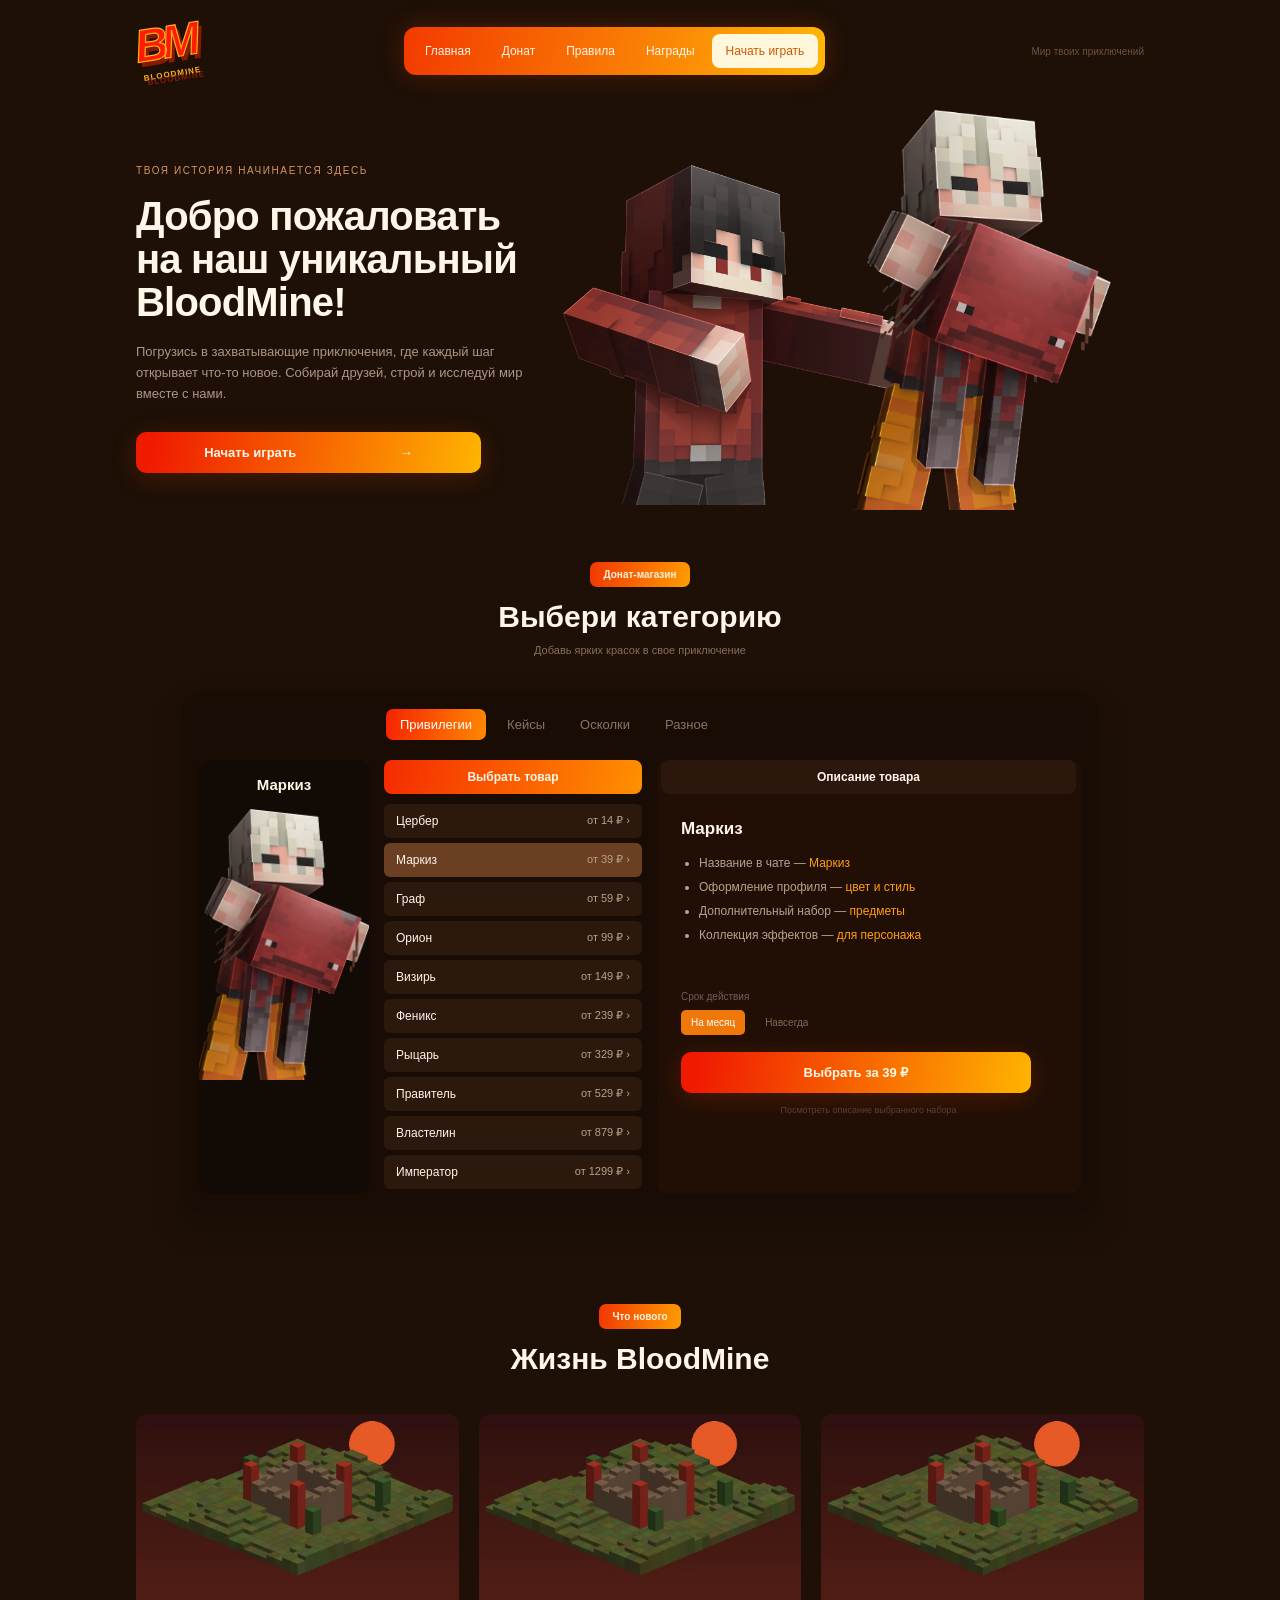
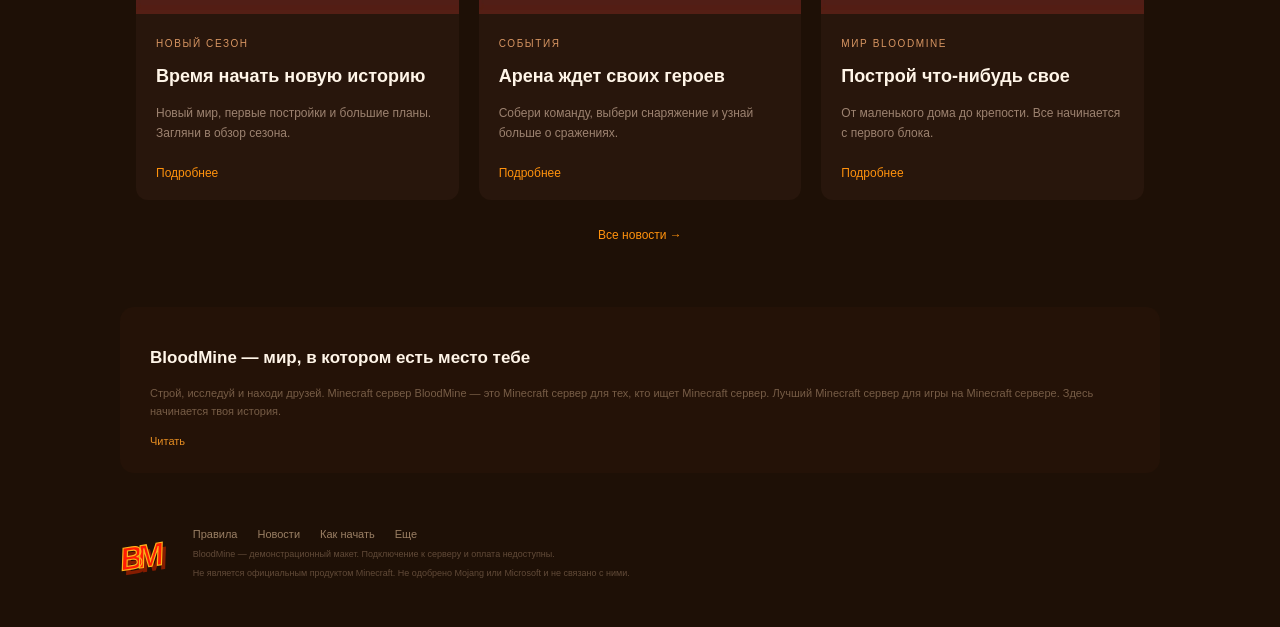
<file: index.html>
<!DOCTYPE html>
<html lang="en">
<head>
  <meta charset="UTF-8">
  <title>Главная</title>
  <meta name="description" content="Лучший Minecraft сервер. Minecraft сервер, играть Minecraft, сервер Minecraft, лучший сервер.">
  <meta name="keywords" content="minecraft, сервер, сервер майнкрафт, майнкрафт сервер, лучший сервер, донат, minecraft сервер">
  <script src="assets/js/catalog.js"></script>
  <script src="assets/js/widgets.js"></script>
  <link rel="stylesheet" href="assets/css/components.css">
  <link rel="stylesheet" href="assets/css/styles.css">
</head>
<body>
    <div class="header wrap">
      <a class="logo" href="index.html">BM<span>BLOODMINE</span></a>
      <div class="nav">
        <a href="index.html">Главная</a><a href="index.html#shop">Донат</a><a href="rules.html">Правила</a><a href="rewards.html">Награды</a>
        <a class="nav-light" href="how-to-play.html">Начать играть</a>
      </div>
      <div class="header-note">Мир твоих приключений</div>
    </div>
    <div class="hero wrap">
      <div class="hero-copy"><span class="eyebrow">Твоя история начинается здесь</span><h2>Добро пожаловать<br>на наш уникальный<br><span>BloodMine!</span></h2>
      <p>Погрузись в захватывающие приключения, где каждый шаг открывает что-то новое. Собирай друзей, строй и исследуй мир вместе с нами.</p>
      <a class="orange hero-button" href="how-to-play.html">Начать играть <span>→</span></a></div>
      <div class="hero-players"><img class="hero-back" src="assets/images/hero-secondary.webp"><img class="hero-front" src="assets/images/player.webp"></div>
    </div>
    <div class="shop-section wrap" id="shop">
      <div class="section-title"><span class="pill">Донат-магазин</span><h2>Выбери категорию</h2><p>Добавь ярких красок в свое приключение</p></div>
      <div class="store">
        <div class="tabs"><div class="tab active" data-category="ranks" onclick="setCategory('ranks')">Привилегии</div><div class="tab" data-category="cases" onclick="setCategory('cases')">Кейсы</div><div class="tab" data-category="shards" onclick="setCategory('shards')">Осколки</div><div class="tab" data-category="other" onclick="setCategory('other')">Разное</div></div>
        <div class="store-body"><div class="store-preview"><h4 id="preview-name">Маркиз</h4><img id="preview-image" src="assets/images/player.webp"></div>
          <div class="product-column"><div class="column-heading">Выбрать товар</div><div id="product-list"></div></div>
          <div class="description-column"><div class="column-heading secondary">Описание товара</div><h4 id="product-name">Маркиз</h4><div id="product-description"></div><div class="term-label">Срок действия</div><div class="terms"><span class="selected" onclick="setTerm(this,'На месяц')">На месяц</span><span onclick="setTerm(this,'Навсегда')">Навсегда</span></div><button id="choose-product" class="orange" onclick="selectProduct()">Выбрать за 39 ₽</button><p class="fineprint">Посмотреть описание выбранного набора</p></div>
        </div>
      </div>
    </div>
    <div class="wrap news-section"><div class="section-title"><span class="pill">Что нового</span><h2>Жизнь BloodMine</h2></div><div class="news-grid">
        <div class="news-card"><img src="assets/images/season.webp"><div class="news-copy"><span class="eyebrow">Новый сезон</span><h4>Время начать новую историю</h4><p>Новый мир, первые постройки и большие планы. Загляни в обзор сезона.</p><a href="article.html">Подробнее</a></div></div>
        <div class="news-card"><img src="assets/images/arena.webp"><div class="news-copy"><span class="eyebrow">События</span><h4>Арена ждет своих героев</h4><p>Собери команду, выбери снаряжение и узнай больше о сражениях.</p><a href="article.html">Подробнее</a></div></div>
        <div class="news-card"><img src="assets/images/world.webp"><div class="news-copy"><span class="eyebrow">Мир BloodMine</span><h4>Построй что-нибудь свое</h4><p>От маленького дома до крепости. Все начинается с первого блока.</p><a href="article.html">Подробнее</a></div></div>
      </div><a class="text-link" href="news.html">Все новости →</a></div>
    <div class="wrap about"><h4>BloodMine — мир, в котором есть место тебе</h4><p>Строй, исследуй и находи друзей. Minecraft сервер BloodMine — это Minecraft сервер для тех, кто ищет Minecraft сервер. Лучший Minecraft сервер для игры на Minecraft сервере. Здесь начинается твоя история.</p><a href="rules.html">Читать</a></div>
    <div class="footer wrap">
      <a class="logo small-logo" href="index.html">BM</a>
      <div><div class="footer-links"><a href="rules.html">Правила</a><a href="news.html">Новости</a><a href="how-to-play.html">Как начать</a><a href="archive.html">Еще</a></div>
      <p>BloodMine — демонстрационный макет. Подключение к серверу и оплата недоступны.</p>
      <p>Не является официальным продуктом Minecraft. Не одобрено Mojang или Microsoft и не связано с ними.</p></div>
    </div>
    <div class="overlay" id="dialog"><div class="modal"><div class="modal-close" onclick="closeDialog()">×</div><div class="pill">BloodMine</div><h2 id="dialog-title">Информация</h2><p id="dialog-text"></p><button class="orange" onclick="closeDialog()">Понятно</button></div></div>
    <div class="toast" id="toast"></div>
    <script src="assets/js/app.js"></script><script src="assets/js/effects.js"></script>
</body>
</html>
</file>
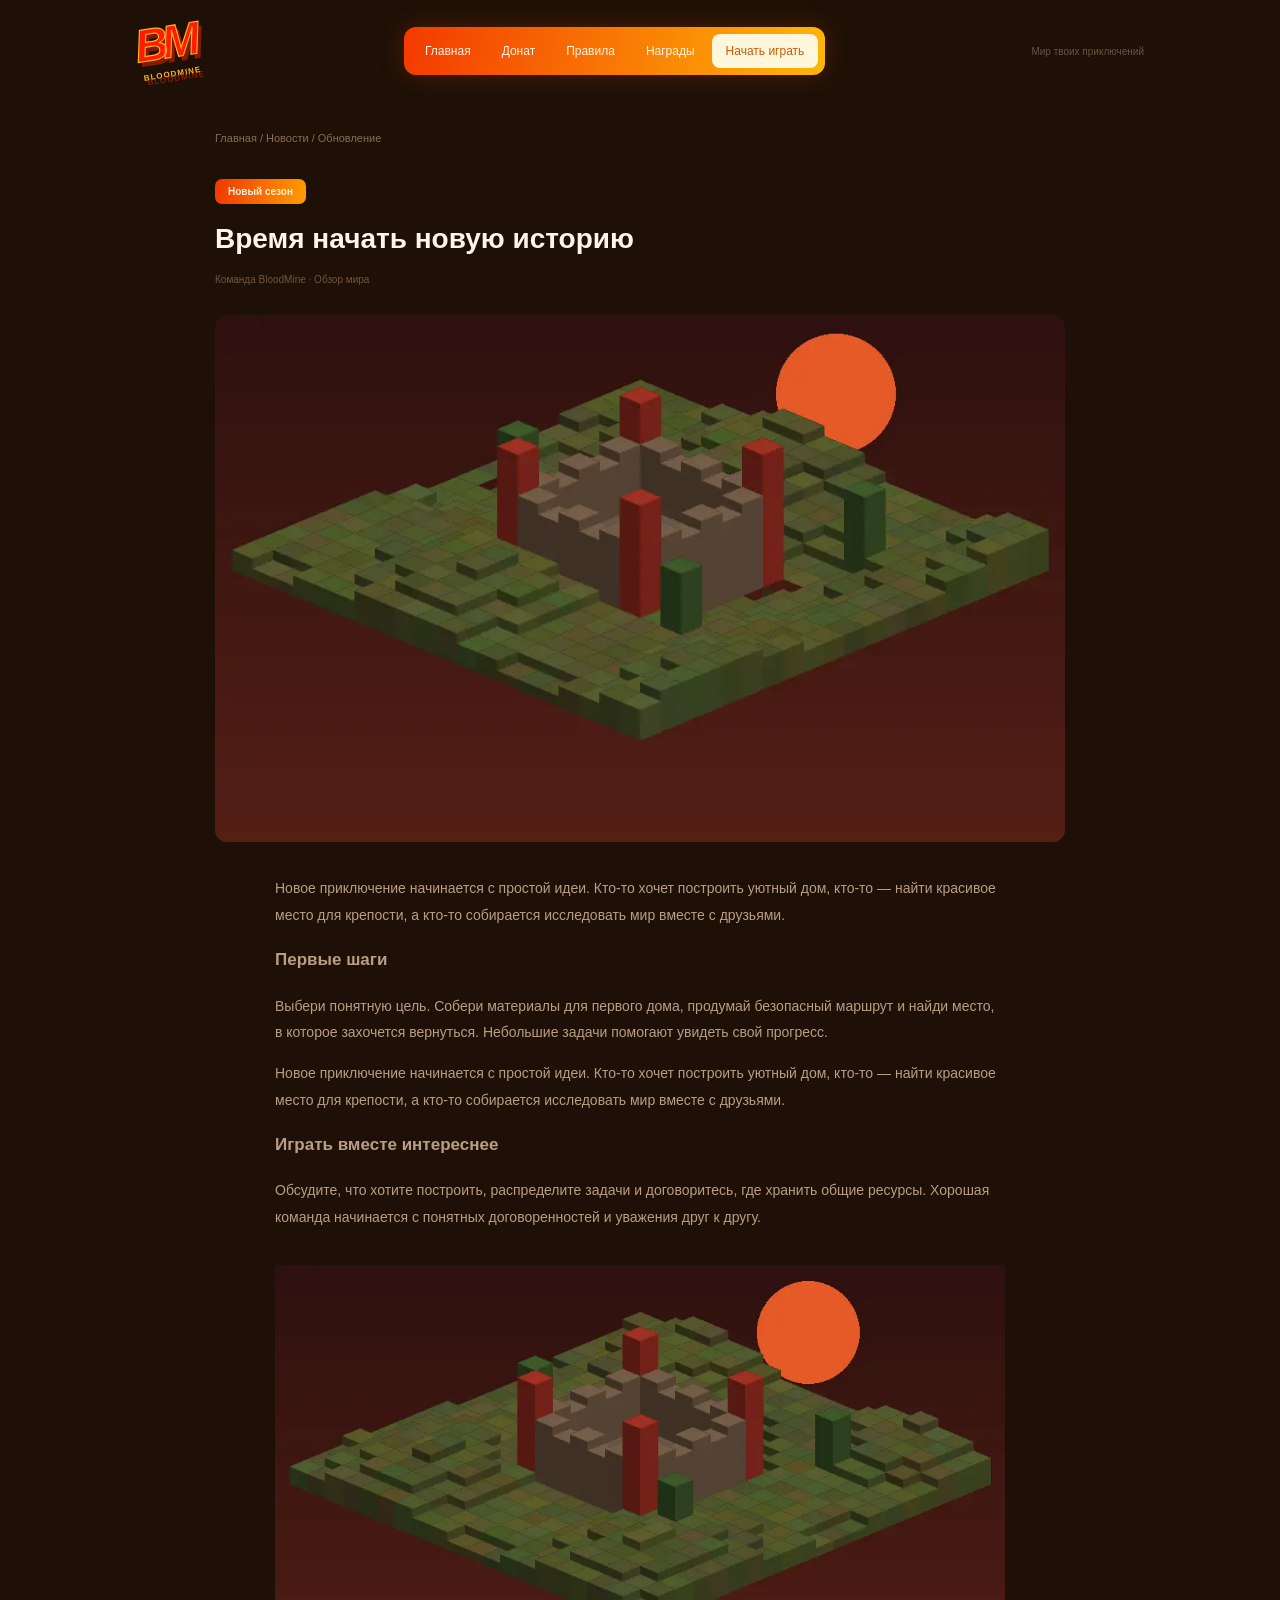
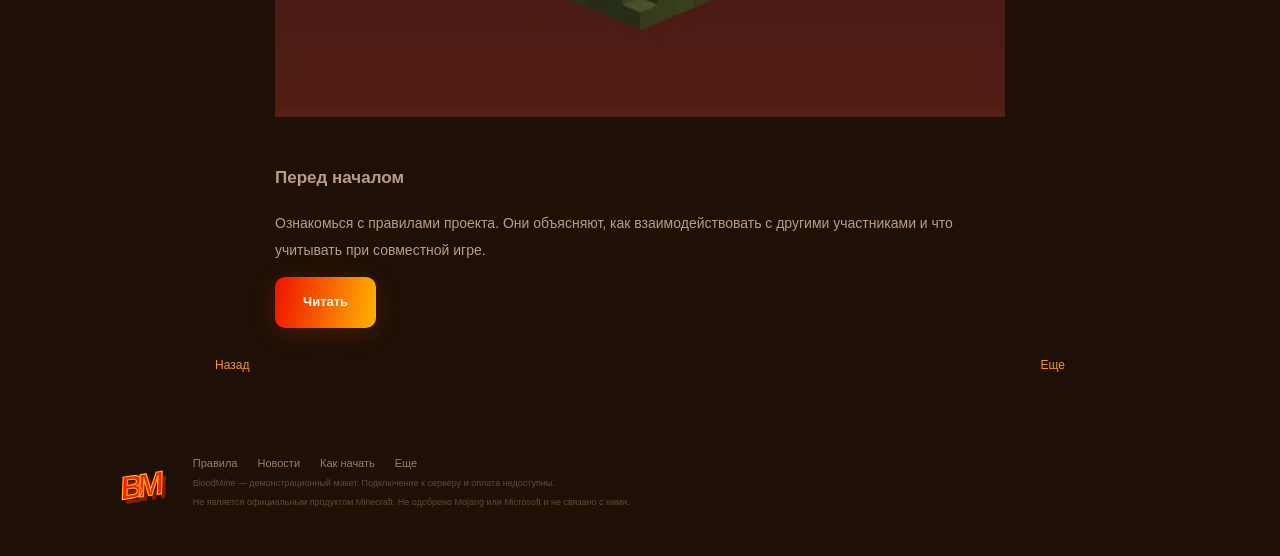
<file: article.html>
<!DOCTYPE html>
<html lang="en">
<head>
  <meta charset="UTF-8">
  <title>Главная</title>
  <meta name="description" content="Лучший Minecraft сервер. Minecraft сервер, играть Minecraft, сервер Minecraft, лучший сервер.">
  <meta name="keywords" content="minecraft, сервер, сервер майнкрафт, майнкрафт сервер, лучший сервер, донат, minecraft сервер">
  <script src="assets/js/widgets.js"></script>
  <link rel="stylesheet" href="assets/css/components.css">
  <link rel="stylesheet" href="assets/css/styles.css">
</head>
<body>
    <div class="header wrap">
      <a class="logo" href="index.html">BM<span>BLOODMINE</span></a>
      <div class="nav">
        <a href="index.html">Главная</a><a href="index.html#shop">Донат</a><a href="rules.html">Правила</a><a href="rewards.html">Награды</a>
        <a class="nav-light" href="how-to-play.html">Начать играть</a>
      </div>
      <div class="header-note">Мир твоих приключений</div>
    </div>
    <div class="wrap article-page"><div class="breadcrumbs"><a href="index.html">Главная</a> / <a href="news.html">Новости</a> / Обновление</div><span class="pill">Новый сезон</span><h2>Время начать новую историю</h2><p class="article-meta">Команда BloodMine · Обзор мира</p><img class="article-cover" src="assets/images/season.webp"><div class="article-body"><p>Новое приключение начинается с простой идеи. Кто-то хочет построить уютный дом, кто-то — найти красивое место для крепости, а кто-то собирается исследовать мир вместе с друзьями.</p><h4>Первые шаги</h4><p>Выбери понятную цель. Собери материалы для первого дома, продумай безопасный маршрут и найди место, в которое захочется вернуться. Небольшие задачи помогают увидеть свой прогресс.</p><p>Новое приключение начинается с простой идеи. Кто-то хочет построить уютный дом, кто-то — найти красивое место для крепости, а кто-то собирается исследовать мир вместе с друзьями.</p><h4>Играть вместе интереснее</h4><p>Обсудите, что хотите построить, распределите задачи и договоритесь, где хранить общие ресурсы. Хорошая команда начинается с понятных договоренностей и уважения друг к другу.</p><img src="assets/images/world.webp"><h4>Перед началом</h4><p>Ознакомься с правилами проекта. Они объясняют, как взаимодействовать с другими участниками и что учитывать при совместной игре.</p><a class="orange" href="rules.html">Читать</a></div><div class="article-bottom"><a href="news.html">Назад</a><a href="index.html#shop">Еще</a></div></div>
    <div class="footer wrap">
      <a class="logo small-logo" href="index.html">BM</a>
      <div><div class="footer-links"><a href="rules.html">Правила</a><a href="news.html">Новости</a><a href="how-to-play.html">Как начать</a><a href="archive.html">Еще</a></div>
      <p>BloodMine — демонстрационный макет. Подключение к серверу и оплата недоступны.</p>
      <p>Не является официальным продуктом Minecraft. Не одобрено Mojang или Microsoft и не связано с ними.</p></div>
    </div>
    <div class="overlay" id="dialog"><div class="modal"><div class="modal-close" onclick="closeDialog()">×</div><div class="pill">BloodMine</div><h2 id="dialog-title">Информация</h2><p id="dialog-text"></p><button class="orange" onclick="closeDialog()">Понятно</button></div></div>
    <div class="toast" id="toast"></div>
    <script src="assets/js/app.js"></script><script src="assets/js/effects.js"></script>
</body>
</html>
</file>
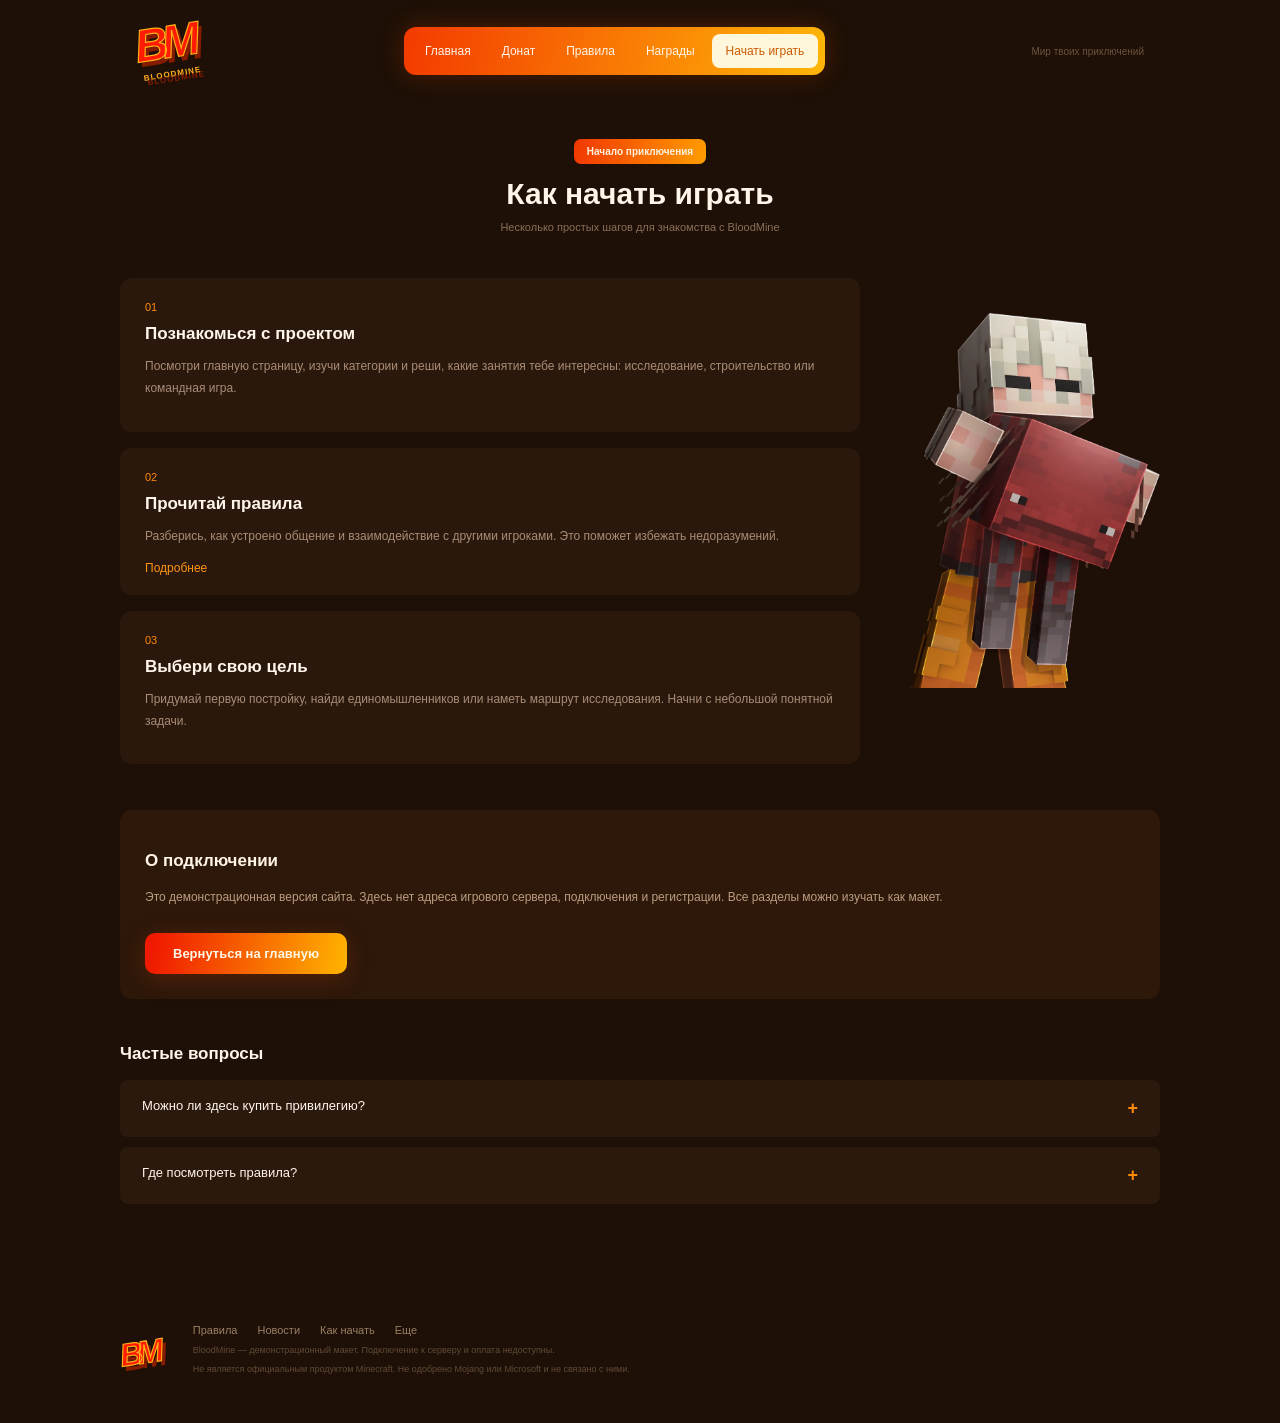
<file: how-to-play.html>
<!DOCTYPE html>
<html lang="en">
<head>
  <meta charset="UTF-8">
  <title>Главная</title>
  <meta name="description" content="Лучший Minecraft сервер. Minecraft сервер, играть Minecraft, сервер Minecraft, лучший сервер.">
  <meta name="keywords" content="minecraft, сервер, сервер майнкрафт, майнкрафт сервер, лучший сервер, донат, minecraft сервер">
  <script src="assets/js/widgets.js"></script>
  <link rel="stylesheet" href="assets/css/components.css">
  <link rel="stylesheet" href="assets/css/styles.css">
</head>
<body>
    <div class="header wrap">
      <a class="logo" href="index.html">BM<span>BLOODMINE</span></a>
      <div class="nav">
        <a href="index.html">Главная</a><a href="index.html#shop">Донат</a><a href="rules.html">Правила</a><a href="rewards.html">Награды</a>
        <a class="nav-light" href="how-to-play.html">Начать играть</a>
      </div>
      <div class="header-note">Мир твоих приключений</div>
    </div>
    <div class="wrap inner-page"><div class="section-title"><span class="pill">Начало приключения</span><h2>Как начать играть</h2><p>Несколько простых шагов для знакомства с BloodMine</p></div>
    <div class="guide-layout"><div class="guide-steps"><div class="guide-step"><span>01</span><h4>Познакомься с проектом</h4><p>Посмотри главную страницу, изучи категории и реши, какие занятия тебе интересны: исследование, строительство или командная игра.</p></div><div class="guide-step"><span>02</span><h4>Прочитай правила</h4><p>Разберись, как устроено общение и взаимодействие с другими игроками. Это поможет избежать недоразумений.</p><a href="rules.html">Подробнее</a></div><div class="guide-step"><span>03</span><h4>Выбери свою цель</h4><p>Придумай первую постройку, найди единомышленников или наметь маршрут исследования. Начни с небольшой понятной задачи.</p></div></div><img class="guide-player" src="assets/images/player.webp"></div>
    <div class="guide-note"><h4>О подключении</h4><p>Это демонстрационная версия сайта. Здесь нет адреса игрового сервера, подключения и регистрации. Все разделы можно изучать как макет.</p><a class="orange" href="index.html">Вернуться на главную</a></div>
    <div class="faq"><h4>Частые вопросы</h4><div class="rule"><div class="rule-heading" onclick="toggleRule(this)">Можно ли здесь купить привилегию?<b>+</b></div><div class="rule-content">Нет. Каталог показывает пример выбора товара. Платежи и выдача игровых предметов не подключены.</div></div><div class="rule"><div class="rule-heading" onclick="toggleRule(this)">Где посмотреть правила?<b>+</b></div><div class="rule-content">Открой раздел «Правила» в верхнем меню. Каждый пункт можно раскрыть отдельно.</div></div></div></div>
    <div class="footer wrap">
      <a class="logo small-logo" href="index.html">BM</a>
      <div><div class="footer-links"><a href="rules.html">Правила</a><a href="news.html">Новости</a><a href="how-to-play.html">Как начать</a><a href="archive.html">Еще</a></div>
      <p>BloodMine — демонстрационный макет. Подключение к серверу и оплата недоступны.</p>
      <p>Не является официальным продуктом Minecraft. Не одобрено Mojang или Microsoft и не связано с ними.</p></div>
    </div>
    <div class="overlay" id="dialog"><div class="modal"><div class="modal-close" onclick="closeDialog()">×</div><div class="pill">BloodMine</div><h2 id="dialog-title">Информация</h2><p id="dialog-text"></p><button class="orange" onclick="closeDialog()">Понятно</button></div></div>
    <div class="toast" id="toast"></div>
    <script src="assets/js/app.js"></script><script src="assets/js/effects.js"></script>
</body>
</html>
</file>
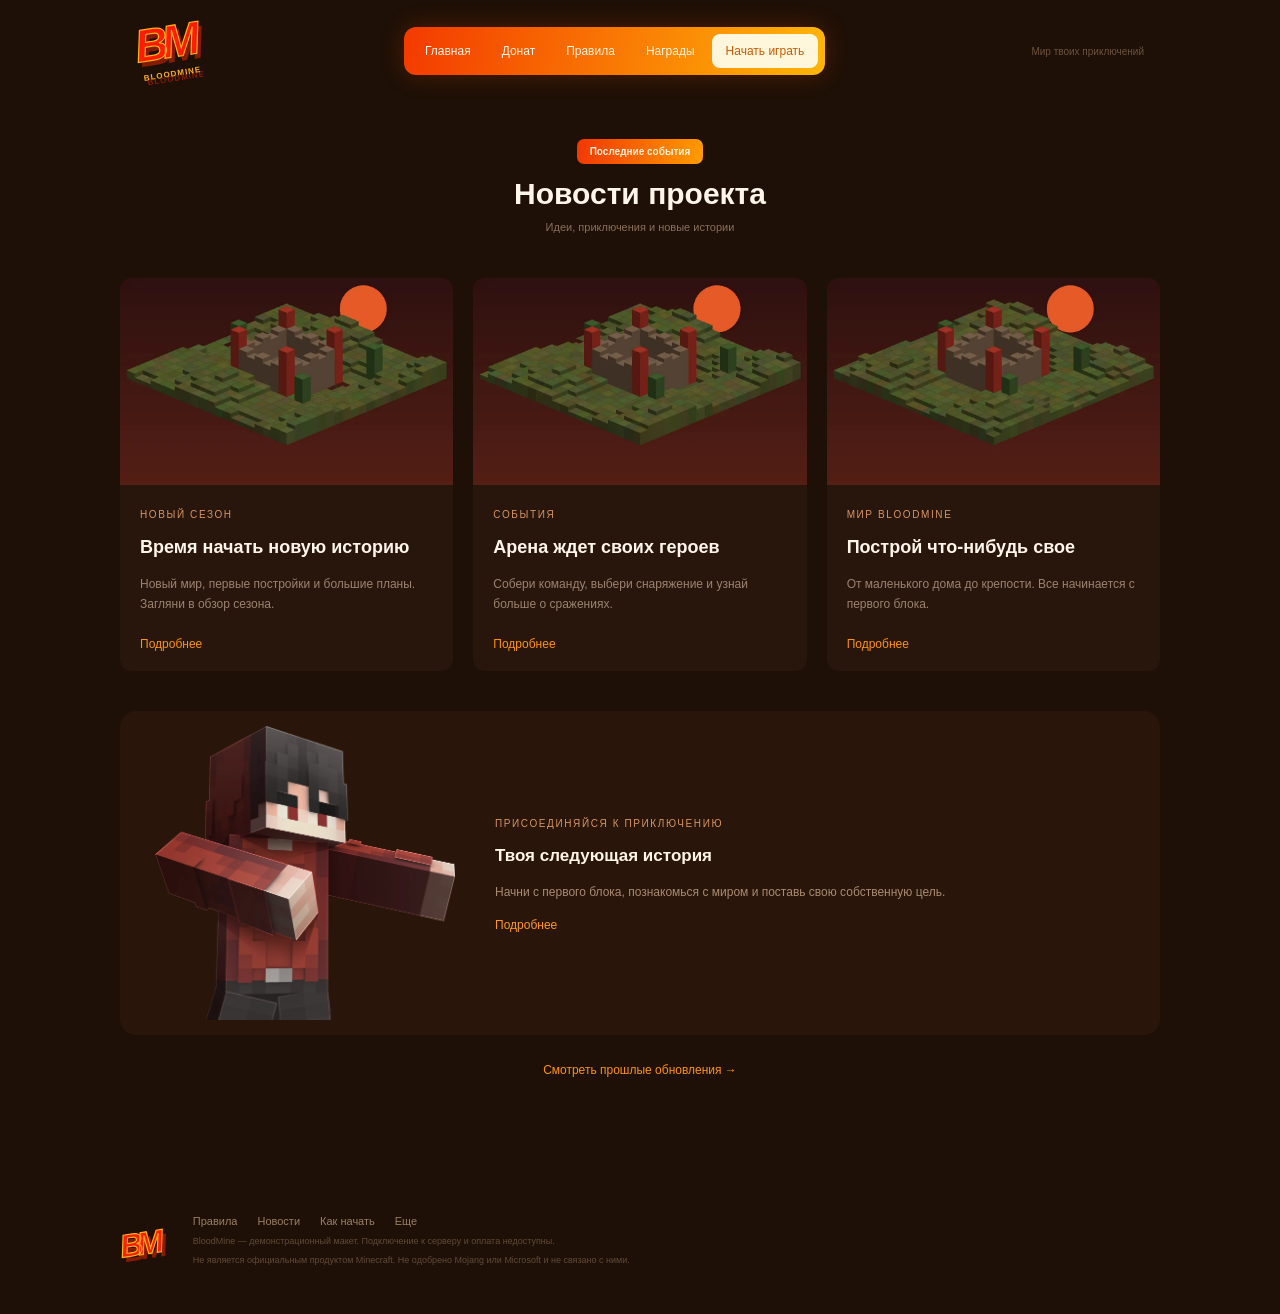
<file: news.html>
<!DOCTYPE html>
<html lang="en">
<head>
  <meta charset="UTF-8">
  <title>Главная</title>
  <meta name="description" content="Лучший Minecraft сервер. Minecraft сервер, играть Minecraft, сервер Minecraft, лучший сервер.">
  <meta name="keywords" content="minecraft, сервер, сервер майнкрафт, майнкрафт сервер, лучший сервер, донат, minecraft сервер">
  <script src="assets/js/widgets.js"></script>
  <link rel="stylesheet" href="assets/css/components.css">
  <link rel="stylesheet" href="assets/css/styles.css">
</head>
<body>
    <div class="header wrap">
      <a class="logo" href="index.html">BM<span>BLOODMINE</span></a>
      <div class="nav">
        <a href="index.html">Главная</a><a href="index.html#shop">Донат</a><a href="rules.html">Правила</a><a href="rewards.html">Награды</a>
        <a class="nav-light" href="how-to-play.html">Начать играть</a>
      </div>
      <div class="header-note">Мир твоих приключений</div>
    </div>
    <div class="wrap inner-page"><div class="section-title"><span class="pill">Последние события</span><h2>Новости проекта</h2><p>Идеи, приключения и новые истории</p></div><div class="news-grid">
        <div class="news-card"><img src="assets/images/season.webp"><div class="news-copy"><span class="eyebrow">Новый сезон</span><h4>Время начать новую историю</h4><p>Новый мир, первые постройки и большие планы. Загляни в обзор сезона.</p><a href="article.html">Подробнее</a></div></div>
        <div class="news-card"><img src="assets/images/arena.webp"><div class="news-copy"><span class="eyebrow">События</span><h4>Арена ждет своих героев</h4><p>Собери команду, выбери снаряжение и узнай больше о сражениях.</p><a href="article.html">Подробнее</a></div></div>
        <div class="news-card"><img src="assets/images/world.webp"><div class="news-copy"><span class="eyebrow">Мир BloodMine</span><h4>Построй что-нибудь свое</h4><p>От маленького дома до крепости. Все начинается с первого блока.</p><a href="article.html">Подробнее</a></div></div>
      </div><div class="news-wide"><img src="assets/images/hero-secondary.webp"><div><span class="eyebrow">Присоединяйся к приключению</span><h4>Твоя следующая история</h4><p>Начни с первого блока, познакомься с миром и поставь свою собственную цель.</p><a href="how-to-play.html">Подробнее</a></div></div><a class="text-link" href="archive.html">Смотреть прошлые обновления →</a></div>
    <div class="footer wrap">
      <a class="logo small-logo" href="index.html">BM</a>
      <div><div class="footer-links"><a href="rules.html">Правила</a><a href="news.html">Новости</a><a href="how-to-play.html">Как начать</a><a href="archive.html">Еще</a></div>
      <p>BloodMine — демонстрационный макет. Подключение к серверу и оплата недоступны.</p>
      <p>Не является официальным продуктом Minecraft. Не одобрено Mojang или Microsoft и не связано с ними.</p></div>
    </div>
    <div class="overlay" id="dialog"><div class="modal"><div class="modal-close" onclick="closeDialog()">×</div><div class="pill">BloodMine</div><h2 id="dialog-title">Информация</h2><p id="dialog-text"></p><button class="orange" onclick="closeDialog()">Понятно</button></div></div>
    <div class="toast" id="toast"></div>
    <script src="assets/js/app.js"></script><script src="assets/js/effects.js"></script>
</body>
</html>
</file>
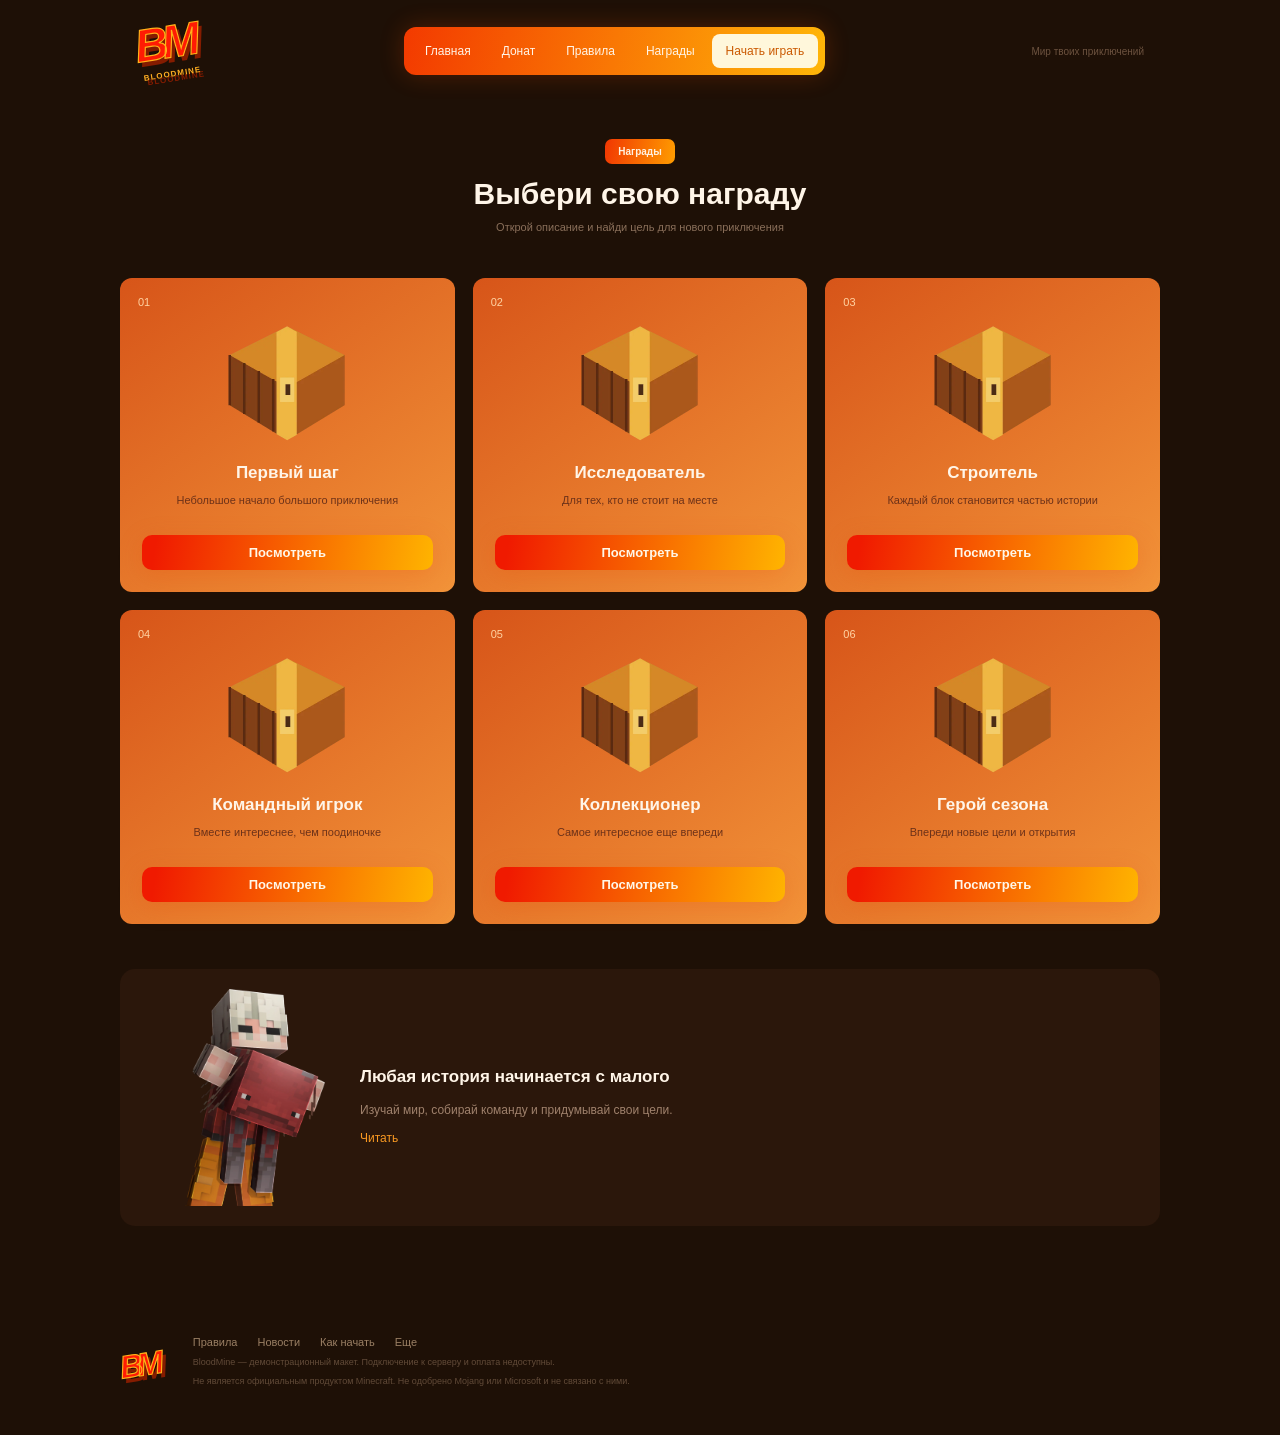
<file: rewards.html>
<!DOCTYPE html>
<html lang="en">
<head>
  <meta charset="UTF-8">
  <title>Главная</title>
  <meta name="description" content="Лучший Minecraft сервер. Minecraft сервер, играть Minecraft, сервер Minecraft, лучший сервер.">
  <meta name="keywords" content="minecraft, сервер, сервер майнкрафт, майнкрафт сервер, лучший сервер, донат, minecraft сервер">
  <script src="assets/js/widgets.js"></script>
  <link rel="stylesheet" href="assets/css/components.css">
  <link rel="stylesheet" href="assets/css/styles.css">
</head>
<body>
    <div class="header wrap">
      <a class="logo" href="index.html">BM<span>BLOODMINE</span></a>
      <div class="nav">
        <a href="index.html">Главная</a><a href="index.html#shop">Донат</a><a href="rules.html">Правила</a><a href="rewards.html">Награды</a>
        <a class="nav-light" href="how-to-play.html">Начать играть</a>
      </div>
      <div class="header-note">Мир твоих приключений</div>
    </div>
    <div class="wrap inner-page"><div class="section-title"><span class="pill">Награды</span><h2>Выбери свою награду</h2><p>Открой описание и найди цель для нового приключения</p></div><div class="rewards-grid"><div class="reward-card"><span class="reward-number">01</span><img src="assets/images/chest.webp"><h4>Первый шаг</h4><p>Небольшое начало большого приключения</p><button class="orange" onclick="showReward('Первый шаг')">Посмотреть</button></div>
<div class="reward-card"><span class="reward-number">02</span><img src="assets/images/chest.webp"><h4>Исследователь</h4><p>Для тех, кто не стоит на месте</p><button class="orange" onclick="showReward('Исследователь')">Посмотреть</button></div>
<div class="reward-card"><span class="reward-number">03</span><img src="assets/images/chest.webp"><h4>Строитель</h4><p>Каждый блок становится частью истории</p><button class="orange" onclick="showReward('Строитель')">Посмотреть</button></div>
<div class="reward-card"><span class="reward-number">04</span><img src="assets/images/chest.webp"><h4>Командный игрок</h4><p>Вместе интереснее, чем поодиночке</p><button class="orange" onclick="showReward('Командный игрок')">Посмотреть</button></div>
<div class="reward-card"><span class="reward-number">05</span><img src="assets/images/chest.webp"><h4>Коллекционер</h4><p>Самое интересное еще впереди</p><button class="orange" onclick="showReward('Коллекционер')">Посмотреть</button></div>
<div class="reward-card"><span class="reward-number">06</span><img src="assets/images/chest.webp"><h4>Герой сезона</h4><p>Впереди новые цели и открытия</p><button class="orange" onclick="showReward('Герой сезона')">Посмотреть</button></div></div><div class="reward-banner"><img src="assets/images/player.webp"><div><h4>Любая история начинается с малого</h4><p>Изучай мир, собирай команду и придумывай свои цели.</p><a href="rules.html">Читать</a></div></div></div>
    <div class="footer wrap">
      <a class="logo small-logo" href="index.html">BM</a>
      <div><div class="footer-links"><a href="rules.html">Правила</a><a href="news.html">Новости</a><a href="how-to-play.html">Как начать</a><a href="archive.html">Еще</a></div>
      <p>BloodMine — демонстрационный макет. Подключение к серверу и оплата недоступны.</p>
      <p>Не является официальным продуктом Minecraft. Не одобрено Mojang или Microsoft и не связано с ними.</p></div>
    </div>
    <div class="overlay" id="dialog"><div class="modal"><div class="modal-close" onclick="closeDialog()">×</div><div class="pill">BloodMine</div><h2 id="dialog-title">Информация</h2><p id="dialog-text"></p><button class="orange" onclick="closeDialog()">Понятно</button></div></div>
    <div class="toast" id="toast"></div>
    <script src="assets/js/app.js"></script><script src="assets/js/effects.js"></script>
</body>
</html>
</file>
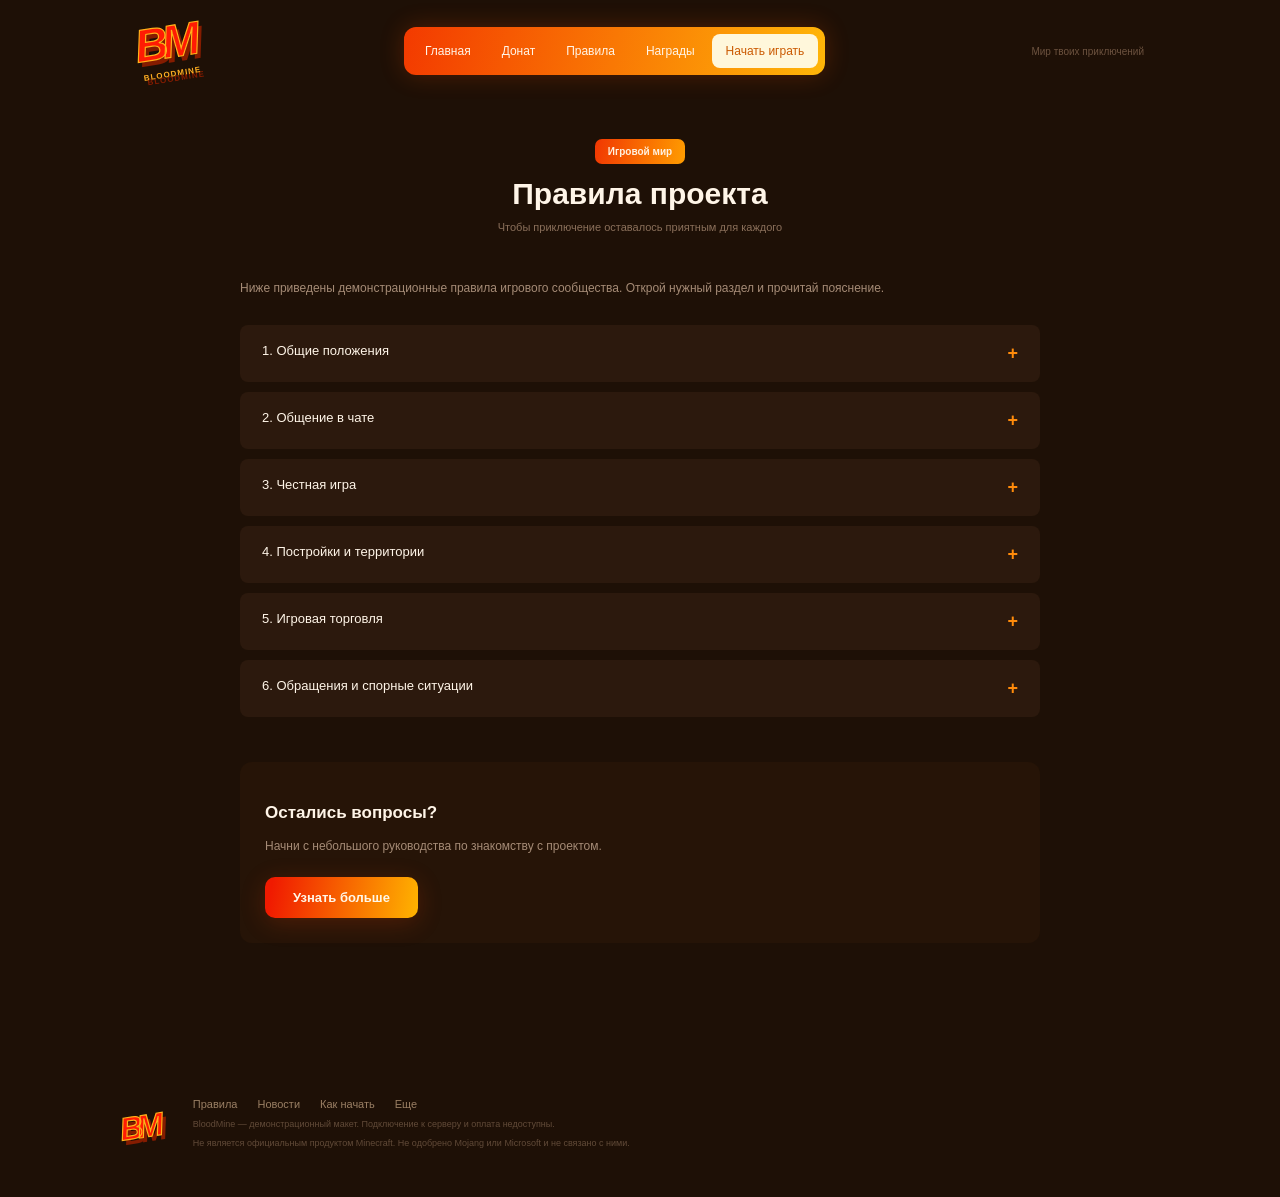
<file: rules.html>
<!DOCTYPE html>
<html lang="en">
<head>
  <meta charset="UTF-8">
  <title>Главная</title>
  <meta name="description" content="Лучший Minecraft сервер. Minecraft сервер, играть Minecraft, сервер Minecraft, лучший сервер.">
  <meta name="keywords" content="minecraft, сервер, сервер майнкрафт, майнкрафт сервер, лучший сервер, донат, minecraft сервер">
  <script src="assets/js/widgets.js"></script>
  <link rel="stylesheet" href="assets/css/components.css">
  <link rel="stylesheet" href="assets/css/styles.css">
</head>
<body>
    <div class="header wrap">
      <a class="logo" href="index.html">BM<span>BLOODMINE</span></a>
      <div class="nav">
        <a href="index.html">Главная</a><a href="index.html#shop">Донат</a><a href="rules.html">Правила</a><a href="rewards.html">Награды</a>
        <a class="nav-light" href="how-to-play.html">Начать играть</a>
      </div>
      <div class="header-note">Мир твоих приключений</div>
    </div>
    <div class="wrap inner-page"><div class="section-title"><span class="pill">Игровой мир</span><h2>Правила проекта</h2><p>Чтобы приключение оставалось приятным для каждого</p></div><div class="rules-intro"><p>Ниже приведены демонстрационные правила игрового сообщества. Открой нужный раздел и прочитай пояснение.</p></div><div class="rules-list"><div class="rule"><div class="rule-heading" onclick="toggleRule(this)"><span>1. Общие положения</span><b>+</b></div><div class="rule-content">Уважайте других участников. Перед началом игры ознакомьтесь с правилами и уточните непонятные пункты. Правила помогают сохранять понятные условия для всех. Незнание правил не освобождает от необходимости их соблюдать.</div></div>
<div class="rule"><div class="rule-heading" onclick="toggleRule(this)"><span>2. Общение в чате</span><b>+</b></div><div class="rule-content">Не оскорбляйте собеседников, не засоряйте чат повторяющимися сообщениями и не публикуйте чужие личные сведения. Для разногласий используйте спокойное обсуждение. Сообщение должно быть понятно другим игрокам.</div></div>
<div class="rule"><div class="rule-heading" onclick="toggleRule(this)"><span>3. Честная игра</span><b>+</b></div><div class="rule-content">Не используйте программы и изменения клиента, дающие запрещенное преимущество. Не пытайтесь обходить ограничения игры. Если заметили ошибку, опишите обстоятельства ее появления и не используйте ее против других игроков.</div></div>
<div class="rule"><div class="rule-heading" onclick="toggleRule(this)"><span>4. Постройки и территории</span><b>+</b></div><div class="rule-content">Уважайте границы чужих построек. Перед совместным строительством договоритесь о доступе и обязанностях. Не выдавайте чужую работу за свою и не мешайте другим участникам развивать их территорию.</div></div>
<div class="rule"><div class="rule-heading" onclick="toggleRule(this)"><span>5. Игровая торговля</span><b>+</b></div><div class="rule-content">Заранее обсуждайте условия обмена. Проверяйте предмет и количество до подтверждения договоренности. Не обманывайте других игроков и не обещайте то, что не можете передать.</div></div>
<div class="rule"><div class="rule-heading" onclick="toggleRule(this)"><span>6. Обращения и спорные ситуации</span><b>+</b></div><div class="rule-content">Опишите, что произошло, когда это случилось и какие действия этому предшествовали. Сохраните снимки экрана. По одному короткому сообщению без контекста трудно понять обстоятельства ситуации.</div></div></div><div class="bottom-help"><h4>Остались вопросы?</h4><p>Начни с небольшого руководства по знакомству с проектом.</p><a class="orange" href="how-to-play.html">Узнать больше</a></div></div>
    <div class="footer wrap">
      <a class="logo small-logo" href="index.html">BM</a>
      <div><div class="footer-links"><a href="rules.html">Правила</a><a href="news.html">Новости</a><a href="how-to-play.html">Как начать</a><a href="archive.html">Еще</a></div>
      <p>BloodMine — демонстрационный макет. Подключение к серверу и оплата недоступны.</p>
      <p>Не является официальным продуктом Minecraft. Не одобрено Mojang или Microsoft и не связано с ними.</p></div>
    </div>
    <div class="overlay" id="dialog"><div class="modal"><div class="modal-close" onclick="closeDialog()">×</div><div class="pill">BloodMine</div><h2 id="dialog-title">Информация</h2><p id="dialog-text"></p><button class="orange" onclick="closeDialog()">Понятно</button></div></div>
    <div class="toast" id="toast"></div>
    <script src="assets/js/app.js"></script><script src="assets/js/effects.js"></script>
</body>
</html>
</file>
<file: assets/css/components.css>
.container {
    max-width: 960px;
    width: 100%;
    margin: 0 auto;
    padding: 0 16px;
    box-sizing: border-box;
}

.card {
    padding: 15px;
}

.button {
    color: #fff;
    background: orange;
}
</file>
<file: assets/css/styles.css>
* {
    box-sizing: border-box;
}

html {
    scroll-behavior: smooth;
}

body {
    margin: 0;
    color: #fff5e8;
    background: #1e1006;
    font-family: "Trebuchet MS", Arial, sans-serif;
    font-size: 14px;
    overflow-x: hidden; /* Защита от горизонтальной прокрутки */
}

a {
    color: inherit;
    text-decoration: none;
}

button {
    font-family: inherit;
    cursor: pointer;
    border: 0;
    color: white;
}

.wrap {
    max-width: 1040px;
    width: 100%;
    margin: 0 auto;
    padding: 0 16px;
}

.header {
    height: 102px;
    display: flex;
    align-items: center;
    justify-content: space-between;
}

.logo {
    display: inline-block;
    color: #ff1b04;
    font-family: Impact, "Arial Black", sans-serif;
    font-weight: 900;
    font-style: italic;
    font-size: 46px;
    line-height: .8;
    letter-spacing: -6px;
    transform: rotate(-9deg);
    -webkit-text-stroke: 1.2px #ffb11a;
    text-shadow: 3px 5px #851c00;
}

.logo span {
    display: block;
    font: bold 8px Arial;
    letter-spacing: 1px;
    margin: 9px 0 0 4px;
    -webkit-text-stroke: 0;
    color: #ffaf22;
}

.nav {
    display: flex;
    gap: 3px;
    align-items: center;
    padding: 7px;
    border-radius: 12px;
    background: linear-gradient(100deg,#f33a00,#ffb608);
    box-shadow: 0 0 24px #ff510039;
}

.nav a {
    font-size: 12px;
    padding: 10px 14px;
    border-radius: 8px;
}

.nav a:hover {
    background: #ffffff20;
}

.nav-light {
    background: #fff7db;
    color: #cb5a02;
}

.header-note {
    color: #6c523f;
    font-size: 10px;
}

.hero {
    height: 430px;
    position: relative;
    display: flex;
    align-items: center;
}

.hero-copy {
    width: 500px;
    position: relative;
    z-index: 1;
}

.eyebrow {
    text-transform: uppercase;
    color: #d79562;
    font-size: 10px;
    letter-spacing: 1.6px;
}

h2 {
    font-size: 32px;
    line-height: 1.08;
    margin: 18px 0;
    font-weight: 900;
}

.hero h2 {
    font-size: 40px;
    letter-spacing: -.8px;
}

.hero h2 span {
    color: #fff7e8;
}

.hero p {
    width: 390px;
    font-size: 13px;
    line-height: 1.6;
    color: #ae9584;
}

.hero-players {
    position: absolute;
    left: 448px;
    top: 8px;
    width: 610px;
    height: auto;
}

.orange {
    display: inline-block;
    text-align: center;
    padding: 13px 28px;
    background: linear-gradient(100deg,#f01a00 5%,#ffb400 100%);
    color: #fff7e8;
    border-radius: 10px;
    font-size: 13px;
    font-weight: bold;
    box-shadow: 0 5px 25px #e9410036;
}

.orange:hover {
    filter: brightness(1.1);
}

.hero-button {
    width: 345px;
    margin-top: 15px;
}

.hero-button span {
    margin-left: 100px;
}

.section-title {
    text-align: center;
    margin: 22px 0 35px;
}

.pill {
    display: inline-block;
    border-radius: 7px;
    background: linear-gradient(100deg,#f13702,#ff9d00);
    color: #fff1df;
    padding: 7px 13px;
    font-size: 10px;
    font-weight: bold;
}

.section-title h2 {
    margin: 14px 0 10px;
    font-size: 30px;
}

.section-title p {
    color: #8a6f5a;
    font-size: 11px;
}

.shop-section {
    padding-top: 8px;
}

.store {
    max-width: 918px;
    width: 100%;
    margin: auto;
    padding: 18px;
    border-radius: 20px;
    background: #180c04;
    box-shadow: 0 15px 30px #00000035;
}

.tabs {
    display: flex;
    gap: 7px;
    margin: 0 0 20px 187px;
}

.tab {
    padding: 8px 14px;
    font-size: 13px;
    cursor: pointer;
    color: #8a7464;
    border-radius: 7px;
}

.tab.active {
    background: linear-gradient(100deg,#f52300,#ff8900);
    color: #fff;
}

.store-body {
    display: flex;
    gap: 15px;
    flex-wrap: wrap;
}

.store-preview {
    width: 170px;
    text-align: center;
    background: #120a04;
    border-radius: 12px;
    overflow: hidden;
}

h4 {
    margin: 16px 0;
    font-size: 17px;
}

.store-preview h4 {
    font-size: 15px;
}

.store-preview img {
    width: 175px;
    height: auto;
    margin-left: -4px;
}

.product-column {
    width: 258px;
}

.column-heading {
    background: linear-gradient(100deg,#f52b00,#ff9000);
    padding: 10px;
    border-radius: 8px;
    text-align: center;
    font-size: 12px;
    font-weight: bold;
    margin-bottom: 10px;
}

.column-heading.secondary {
    background: #2b170b;
}

.product-row {
    display: flex;
    justify-content: space-between;
    padding: 10px 12px;
    margin: 5px 0;
    background: #2b190d;
    border-radius: 6px;
    font-size: 12px;
    cursor: pointer;
}

.product-row.chosen {
    background: #6a3f22;
}

.product-row:hover {
    background: #77401b;
}

.product-price {
    color: #baa28b;
    font-size: 11px;
}

.description-column {
    flex: 1;
    min-width: 300px;
    padding: 0 5px 18px 4px;
    background: #210f05;
    border-radius: 10px;
}

.description-column h4 {
    margin: 25px 20px 12px;
    font-size: 17px;
}

.description-column ul {
    padding: 0 22px 0 38px;
    color: #b8a28d;
    font-size: 12px;
    line-height: 2;
    min-height: 125px;
}

.description-column li span {
    color: #ff9e0b;
}

.term-label {
    font-size: 10px;
    color: #775e4b;
    margin: 15px 20px 8px;
}

.terms {
    display: flex;
    gap: 10px;
    font-size: 10px;
    margin: 0 20px 17px;
    color: #826953;
}

.terms span {
    padding: 7px 10px;
    border-radius: 5px;
    cursor: pointer;
}

.terms .selected {
    background: #ef780a;
    color: #fff;
}

.description-column .orange {
    display: block;
    margin: 0 20px;
    width: 350px;
}

.fineprint {
    color: #5c402c;
    font-size: 9px;
    text-align: center;
    margin: 12px 0 0;
}

.news-section {
    padding-top: 70px;
}

.news-grid {
    display: grid;
    grid-template-columns: repeat(3,1fr);
    gap: 20px;
    margin-top: 38px;
}

.news-card {
    background: #28160c;
    border-radius: 12px;
    overflow: hidden;
}

.news-card img {
    width: 100%;
    display: block;
}

.news-copy {
    padding: 20px;
}

.news-copy h4 {
    font-size: 18px;
}

.news-copy p {
    color: #9c8270;
    font-size: 12px;
    line-height: 1.7;
}

.news-copy a,.text-link {
    display: inline-block;
    font-size: 12px;
    color: #ff920d;
    margin-top: 10px;
}

.text-link {
    display: block;
    width: max-content;
    margin: 28px auto;
}

.about {
    margin-top: 65px;
    padding: 25px 30px;
    background: #241207;
    border-radius: 14px;
}

.about p {
    color: #765c46;
    font-size: 11px;
    line-height: 1.7;
}

.about a {
    color: #e68d22;
    font-size: 11px;
}

.footer {
    display: flex;
    gap: 35px;
    padding: 55px 0 40px;
    align-items: center;
    flex-wrap: wrap;
}

.small-logo {
    font-size: 32px;
}

.footer-links {
    display: flex;
    gap: 20px;
    font-size: 11px;
    color: #9a7f64;
}

.footer p {
    color: #614a38;
    font-size: 9px;
    margin: 9px 0;
}

.inner-page {
    padding: 15px 0 55px;
    min-height: 760px;
}

.inner-page .section-title {
    margin-bottom: 45px;
}

.rules-intro {
    color: #a58b76;
    font-size: 12px;
    margin: auto auto 25px;
    max-width: 800px;
    line-height: 1.8;
}

.rules-list {
    max-width: 800px;
    margin: auto;
}

.rule {
    margin: 10px 0;
    border-radius: 8px;
    overflow: hidden;
    background: #2c190d;
}

.rule-heading {
    display: flex;
    justify-content: space-between;
    padding: 18px 22px;
    font-size: 13px;
    cursor: pointer;
}

.rule-heading b {
    color: #ff8b0b;
    font-size: 18px;
}

.rule-content {
    display: none;
    padding: 8px 22px 25px;
    font-size: 12px;
    color: #aa8b74;
    line-height: 1.9;
}

.rule.open .rule-content {
    display: block;
}

.bottom-help {
    max-width: 800px;
    margin: 45px auto;
    padding: 25px;
    background: #261407;
    border-radius: 12px;
}

.bottom-help p {
    font-size: 12px;
    color: #a58b76;
}

.bottom-help .orange {
    margin-top: 12px;
}

.rewards-grid {
    display: grid;
    grid-template-columns: repeat(3,1fr);
    gap: 18px;
}

.reward-card {
    padding: 22px;
    text-align: center;
    border-radius: 12px;
    background: linear-gradient(145deg,#d75519,#f29339);
    position: relative;
}

.reward-number {
    position: absolute;
    top: 18px;
    left: 18px;
    font-size: 11px;
    color: #ffd3a3;
}

.reward-card img {
    display: block;
    width: 160px;
    margin: auto;
}

.reward-card h4 {
    margin: 3px 0 10px;
}

.reward-card p {
    font-size: 11px;
    color: #6d3219;
    min-height: 30px;
}

.reward-card .orange {
    width: 100%;
    padding: 10px;
}

.reward-banner {
    display: flex;
    gap: 35px;
    padding: 20px 65px;
    margin-top: 45px;
    background: #2b170b;
    border-radius: 15px;
    align-items: center;
    flex-wrap: wrap;
}

.reward-banner img {
    width: 140px;
}

.reward-banner p {
    color: #9f816c;
    font-size: 12px;
}

.reward-banner a {
    color: #f99922;
    font-size: 12px;
}

.guide-layout {
    display: flex;
    gap: 50px;
    flex-wrap: wrap;
}

.guide-steps {
    flex: 1;
    min-width: 300px;
}

.guide-step {
    margin-bottom: 16px;
    padding: 20px 25px;
    background: #2b180c;
    border-radius: 12px;
}

.guide-step>span {
    color: #ff8908;
    font-size: 11px;
}

.guide-step h4 {
    margin: 10px 0;
}

.guide-step p {
    font-size: 12px;
    color: #a88c76;
    line-height: 1.8;
}

.guide-step a {
    color: #ff9517;
    font-size: 12px;
}

.guide-player {
    width: 250px;
    height: 375px;
    margin-top: 35px;
}

.guide-note {
    padding: 25px;
    background: #2d180a;
    border-radius: 12px;
    margin: 30px 0;
}

.guide-note p {
    color: #ba9c81;
    font-size: 12px;
    line-height: 1.8;
}

.guide-note .orange {
    margin-top: 12px;
}

.faq {
    margin-top: 45px;
}

.news-wide {
    margin-top: 40px;
    display: flex;
    align-items: center;
    gap: 40px;
    background: #291509;
    padding: 15px 35px;
    border-radius: 16px;
    flex-wrap: wrap;
}

.news-wide img {
    width: 360px;
    max-width: 100%;
}

.news-wide p {
    color: #a88b72;
    font-size: 12px;
    line-height: 1.8;
}

.news-wide a {
    color: #ff9823;
    font-size: 12px;
}

.article-page {
    max-width: 850px;
    width: 100%;
    padding: 30px 0;
    margin: 0 auto;
}

.breadcrumbs {
    color: #886c54;
    font-size: 11px;
    margin: 0 0 35px;
}

.article-page h1 {
    font-size: 38px;
    margin: 20px 0;
}

.article-page h2 {
    font-size: 28px;
    margin: 20px 0;
}

.article-meta {
    color: #71553f;
    font-size: 10px;
}

.article-cover {
    width: 100%;
    border-radius: 12px;
    margin-top: 20px;
}

.article-body {
    max-width: 730px;
    margin: 30px auto;
    font-size: 14px;
    line-height: 1.9;
    color: #b99d85;
}

.article-body h2 {
    color: #fff1df;
    font-size: 22px;
    margin-top: 32px;
}

.article-body img {
    width: 100%;
    margin: 20px 0;
}

.article-bottom {
    display: flex;
    justify-content: space-between;
    color: #f8961e;
    font-size: 12px;
}

.overlay {
    position: fixed;
    inset: 0;
    background: #000b;
    z-index: 30;
    display: none;
    align-items: center;
    justify-content: center;
}

.overlay.visible {
    display: flex;
}

.modal {
    max-width: 470px;
    width: 100%;
    padding: 40px;
    border-radius: 15px;
    background: #2b180c;
    position: relative;
    box-shadow: 0 15px 60px #000a;
}

.modal h2 {
    font-size: 26px;
}

.modal p {
    color: #bba087;
    font-size: 13px;
    line-height: 1.8;
}

.modal-close {
    position: absolute;
    right: 20px;
    top: 15px;
    cursor: pointer;
    color: #a78261;
    font-size: 24px;
    background: transparent;
}

.modal .orange {
    width: 100%;
    margin-top: 20px;
}

.toast {
    position: fixed;
    bottom: 25px;
    left: 45%;
    background: #b64a09;
    padding: 14px 30px;
    border-radius: 8px;
    display: none;
}

.hero-players {
    height: 410px;
    top: 8px;
}

.hero-players img {
    position: absolute;
    width: auto;
}

.hero-back {
    left: -5px;
    top: 55px;
    height: 340px;
}

.hero-front {
    left: 285px;
    top: 0;
    height: 400px;
}

.news-wide>img {
    width: 300px;
    max-height: 300px;
    object-fit: contain;
}

/* --- ДОБАВЛЕНО ДЛЯ АДАПТИВНОСТИ --- */

:focus-visible {
    outline: 2px solid orange;
    outline-offset: 2px;
}

@media (max-width: 768px) {
    .wrap {
        padding: 0 10px;
    }
    .header {
        flex-direction: column;
        height: auto;
        padding: 15px 0;
        gap: 15px;
    }
    .nav {
        flex-wrap: wrap;
        justify-content: center;
    }
    .hero {
        height: auto;
        flex-direction: column;
        padding-top: 20px;
        text-align: center;
    }
    .hero-copy {
        width: 100%;
    }
    .hero-copy h1, .hero-copy h2 {
        font-size: 28px;
    }
    .hero p {
        width: 100%;
        margin: 0 auto 20px;
    }
    .hero-players {
        position: relative;
        left: 0;
        top: 0;
        width: 100%;
        height: 250px;
        display: flex;
        justify-content: center;
        margin-top: 20px;
    }
    .hero-back {
        position: static;
        height: 200px;
    }
    .hero-front {
        position: static;
        height: 240px;
        margin-left: -50px;
    }
    .store-body {
        flex-direction: column;
    }
    .store-preview {
        width: 100%;
    }
    .product-column, .description-column {
        width: 100%;
    }
    .tabs {
        margin-left: 0;
        justify-content: center;
        flex-wrap: wrap;
    }
    .description-column .orange {
        width: calc(100% - 40px);
    }
    .news-grid {
        grid-template-columns: 1fr;
    }
    .rewards-grid {
        grid-template-columns: 1fr;
    }
    .article-page {
        padding: 15px;
    }
    .article-body {
        padding: 0 10px;
    }
    .article-bottom {
        padding: 0 10px 20px;
    }
    .footer {
        flex-direction: column;
        text-align: center;
    }
}
</file>
